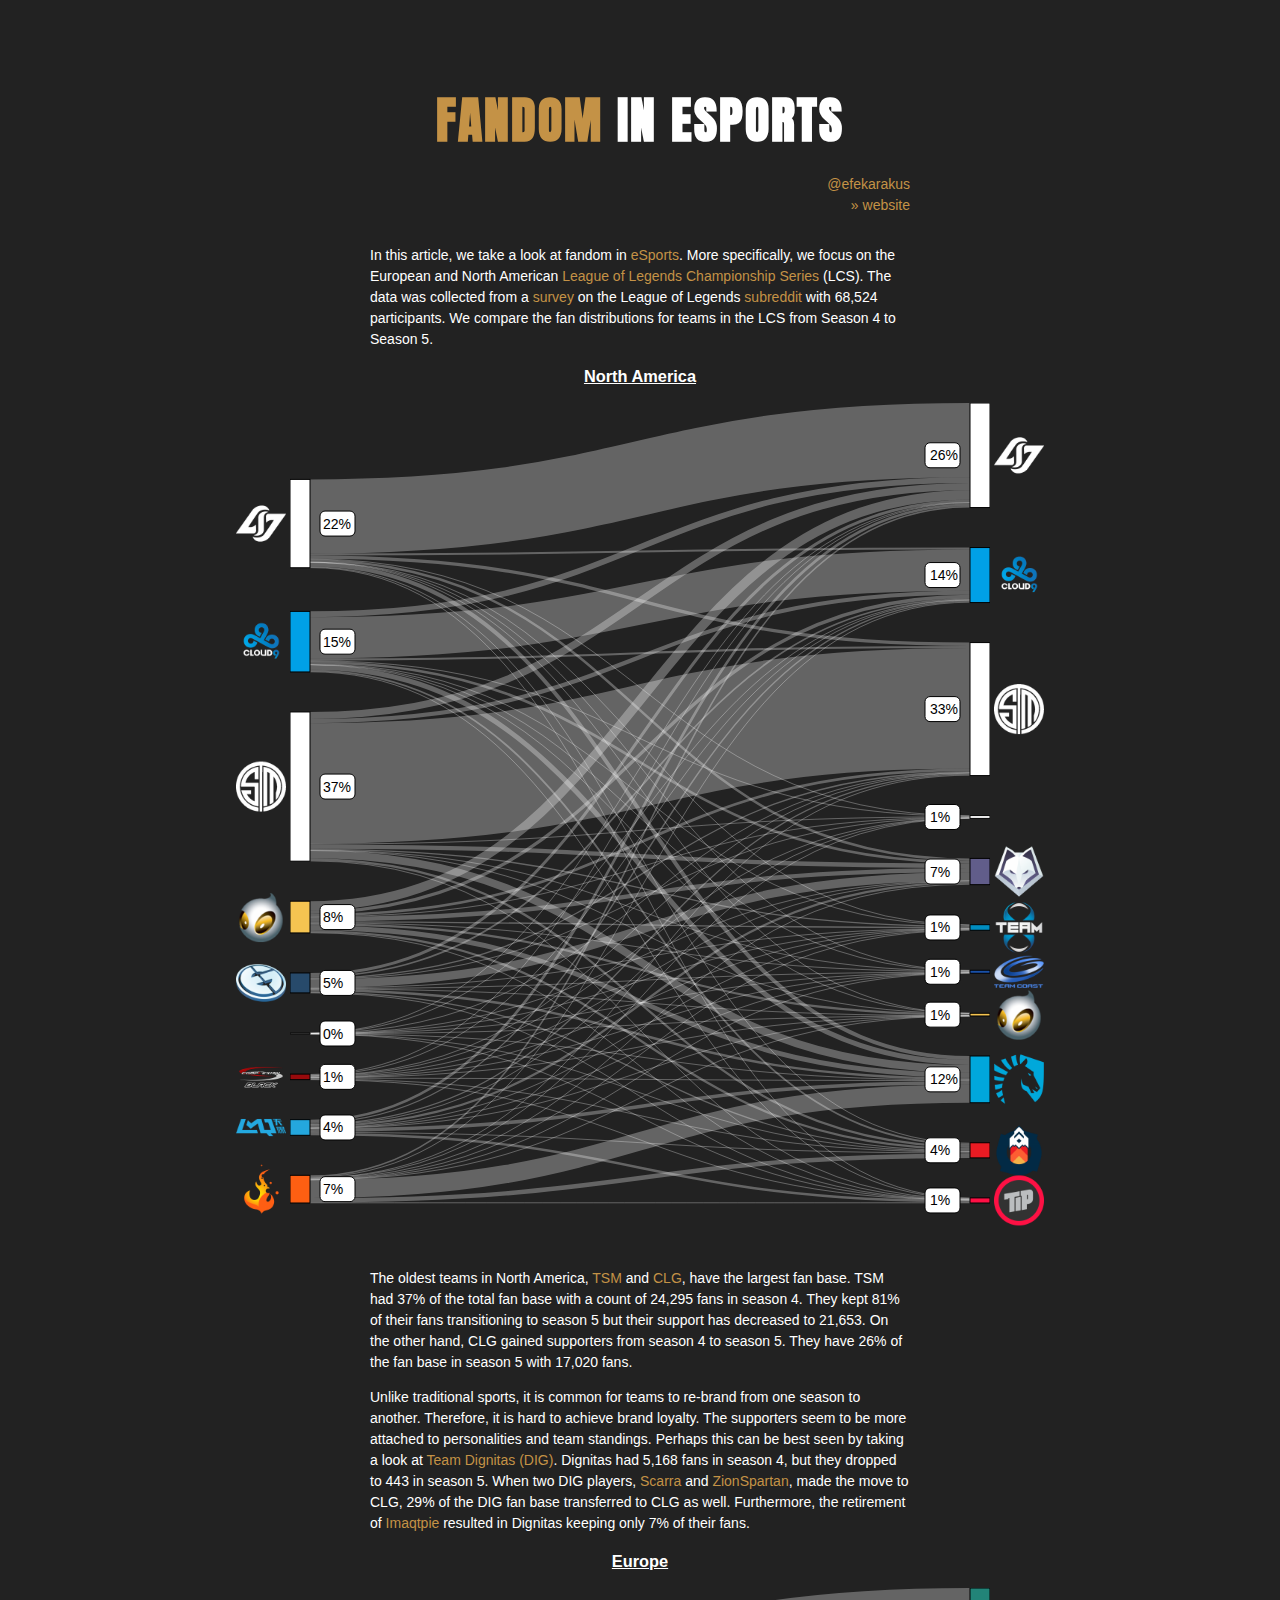
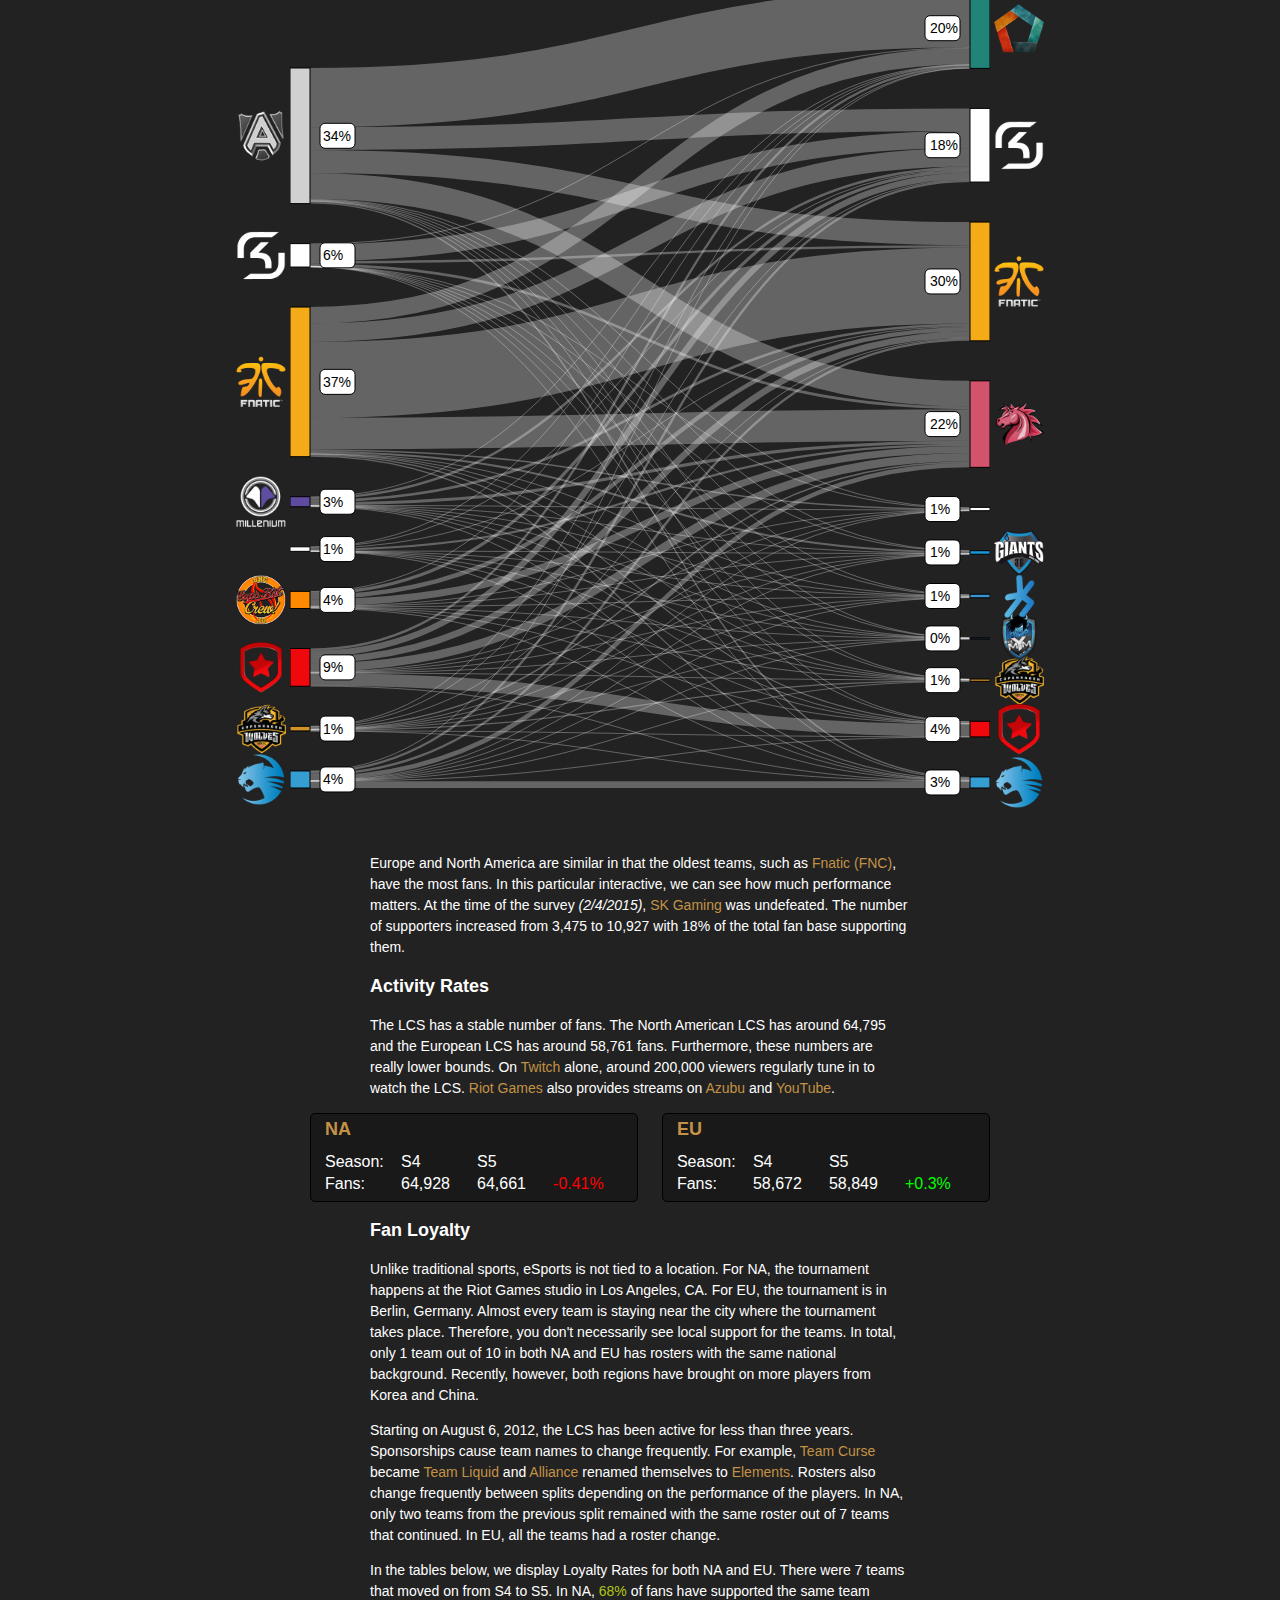
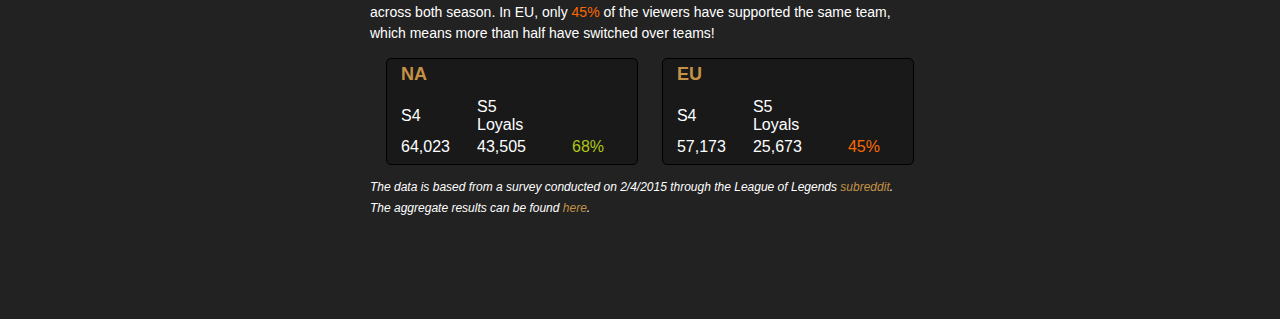
<file: fandom/index.html>
<html>
	<head>
		<title>LCS Fandom Shifts</title>
		<script type="text/javascript">
            var _gaq = _gaq || [];
            _gaq.push(['_setAccount', 'UA-17572263-1']);
            _gaq.push(['_trackPageview']);
            (function() {
            var ga = document.createElement('script'); ga.type = 'text/javascript'; ga.async = true;
            ga.src = ('https:' == document.location.protocol ? 'https://' : 'http://') + 'stats.g.doubleclick.net/dc.js';
            var s = document.getElementsByTagName('script')[0]; s.parentNode.insertBefore(ga, s);
            })();
        </script>
        <link rel="stylesheet" type="text/css" href="./css/main.css"></link>
        <link rel="stylesheet" type="text/css" href="./css/flow.css"></link>
        <link rel="stylesheet" type="text/css" href="./css/jquery.qtip.css"></link>
        <link rel="icon" type="image/png" href="./css/lcs.png">
	</head>
	<body>
		<h1> <span class="highlight">FANDOM</span> IN ESPORTS </h1>
		<div class="author">
			<a href="https://twitter.com/efekarakus" target="_blank">@efekarakus</a><br/>
			<a href="http://efekarakus.com" target="_blank">&raquo; website </a>
		</div>
		<div class="content">
            <p>
            In this article, we take a look at fandom in <a href="http://en.wikipedia.org/wiki/Electronic_sports" target="_blank">eSports</a>.
            More specifically, we focus on the European and North American 
            <a href="http://na.lolesports.com/" target="_blank">League of Legends Championship Series</a> (LCS). The data was collected
            from a 
            <a href="https://docs.google.com/forms/d/1kvthtsEmpCgEa5DrEQlyBRg4bz8bdQpYJsP8ccq0sFM/prefill" target="_blank">survey</a> on the League of Legends <a href="http://www.reddit.com/r/leagueoflegends/" target="_blank">subreddit</a> with 68,524
            participants. We compare the fan distributions for teams in the LCS from Season 4 to Season 5.
            </p>
        </div>
        <div class="vis" id="flow-vis">
            <h3 style="text-decoration: underline;">North America</h3>
            <div class="flow-holder" id="na">
                <div class="c c1"></div>
                <div class="c c2"></div>
                <div class="c c3"></div>
            </div>
        </div>
        <div class="content">
            <p>
                The oldest teams in North America, <a href="http://www.tsm.gg/" target="_blank">TSM</a> and 
                <a href="http://clgaming.net/" target="_blank">CLG</a>, have the largest fan base.
                TSM had 37% of the total fan base with a count of 24,295 fans in season 4. 
                They kept 81% of their fans transitioning to season 5 but 
                their support has decreased to 21,653. On the other hand, CLG gained supporters
                from season 4 to season 5. They have 26% of the fan base in season 5 with 17,020
                fans.
            </p>
            <p>
                Unlike traditional sports, it is common for teams to re-brand from one season to another.
                Therefore, it is hard to achieve brand loyalty. The supporters seem to be more attached to personalities
                and team standings. Perhaps this can be best seen by taking a look at 
                <a href="http://team-dignitas.net/" target="_blank">Team Dignitas (DIG)</a>. Dignitas had 5,168 fans in season 4, but they dropped to 443 in season 5. When two DIG players, 
                <a href="https://twitter.com/dscarra" target="_blank">Scarra</a> and 
                <a href="https://twitter.com/ZionSpartan" target="_blank">ZionSpartan</a>, made the move to CLG, 29% of the DIG fan base transferred to CLG as well. Furthermore, the retirement of 
                <a href="https://twitter.com/Imaqtpielol" target="_blank">Imaqtpie</a> resulted in Dignitas keeping only 7% of their
                fans.
            </p>
        </div>
        <div class="vis">
            <h3 style="text-decoration: underline;">Europe</h3>
            <div class="flow-holder" id="eu">
                <div class="c c1"></div>
                <div class="c c2"></div>
                <div class="c c3"></div>
            </div>
        </div>
        <div class="content">
            <p>
                Europe and North America are similar in that the oldest teams,
                such as <a href="http://www.fnatic.com/" target="_blank">Fnatic (FNC)</a>, have the most fans. 
                In this particular interactive, we can see how much performance matters. 
                At the time of the survey <i>(2/4/2015)</i>, <a href="http://www.sk-gaming.com/" target="_blank">SK Gaming</a> was undefeated. The number of supporters increased from 3,475 to 10,927 with 18% of the total fan base supporting them.
            </p>

            <h2> Activity Rates </h2>
            <p>
            The LCS has a stable number of fans. The North American
            LCS has around 64,795 and the European LCS has around 58,761 fans. 
            Furthermore, these numbers are really lower bounds.
            On <a href="http://www.twitch.tv/" target="_blank">Twitch</a> alone, around 200,000 viewers regularly tune in to watch the LCS.
            <a href="http://www.riotgames.com/" target="_blank">Riot Games</a> also provides streams on 
            <a href="http://azubu.tv/" target="_blank">Azubu</a> and <a href="https://www.youtube.com/" target="_blank">YouTube</a>.
            </p>
        </div>
        <div class="vis" id ="activity-rate">
            <div class="cell">
                <h3>NA</h3>
                <table>
                    <tr>
                        <td>Season:</td>
                        <td>S4</td>
                        <td>S5</td>
                        <td></td>
                    </tr>
                    <tr>
                        <td>Fans:</td>
                        <td>64,928</td>
                        <td>64,661</td>
                        <td><span class="red">-0.41%</span></td>
                    </tr>
                </table>
            </div>
            <div class="cell">
                <h3>EU</h3>
                <table>
                    <tr>
                        <td>Season:</td>
                        <td>S4</td>
                        <td>S5</td>
                        <td></td>
                    </tr>
                    <tr>
                        <td>Fans:</td>
                        <td>58,672</td>
                        <td>58,849</td>
                        <td><span class="green">+0.3%</span></td>
                    </tr>
                </table>
            </div>
        </div>
		<div class="content">
            <h2> Fan Loyalty </h2>
            <p>
                Unlike traditional sports, eSports is not tied to a location. For NA, the tournament happens
                at the Riot Games studio in Los Angeles, CA. For EU, the tournament is in Berlin, Germany.
                Almost every team is staying near the city where the tournament takes place. Therefore, you don't necessarily
                see local support for the teams. In total, only 1 team out of 10 in both NA and EU has rosters with the same national background. Recently, however, both regions have brought on more players from Korea and China. 
            </p>
            <p>
                Starting on August 6, 2012, the LCS has been active for less than three years. Sponsorships cause team names to change frequently. For example, <a href="http://www.teamcurse.net/" target="_blank">Team Curse</a> became 
                <a href="http://www.teamliquid.net/" target="_blank">Team Liquid</a> and 
                <a href="http://thealliance.gg/" target="_blank">Alliance</a> renamed
                themselves to <a href="https://twitter.com/Elementsgg" target="_blank">Elements</a>. 
                Rosters also change frequently between splits depending on the performance of the players. In NA,
                only two teams from the previous split remained with the same roster out of 7 teams that continued. In EU, all the teams had a roster change.
            </p>
            <p>
                In the tables below, we display Loyalty Rates for both NA and EU. There were 7 teams that moved on
                from S4 to S5. In NA, <span class="neutral-positive">68%</span> of fans have supported the same team across both season.
                In EU, only <span class="neutral-negative">45%</span> of the viewers have supported the same team, which means
                more than half have switched over teams!
            </p>
        </div>
        <div class="vis" id="fan-loyalty">
            <div class="cell">
                <h3>NA</h3>
                <table>
                    <tr>
                        <td>S4</td>
                        <td>S5 Loyals</td>
                        <td></td>
                    </tr>
                    <tr>
                        <td>64,023</td>
                        <td>43,505</td>
                        <td style="text-align:center;"><span class="neutral-positive">68%</span></td>
                    </tr>
                </table>
            </div>
            <div class="cell">
                <h3>EU</h3>
                <table>
                    <tr>
                        <td>S4</td>
                        <td>S5 Loyals</td>
                        <td></td>
                    </tr>
                    <tr>
                        <td>57,173</td>
                        <td>25,673</td>
                        <td style="text-align:center;"><span class="neutral-negative">45%</span></td>
                    </tr>
                </table>
            </div>
        </div>
        <div class="content">

            <p class="footnotes">
                The data is based from a survey conducted on 2/4/2015 through the League of Legends 
                <a href="http://www.reddit.com/r/leagueoflegends/" target="_blank">subreddit</a>.
                The aggregate results can be found 
                <a href="https://docs.google.com/forms/d/1kvthtsEmpCgEa5DrEQlyBRg4bz8bdQpYJsP8ccq0sFM/viewanalytics" target="_blank">here</a>.
            </p>
		</div>
	</body>

	<script type="text/javascript" src="./libraries/d3.min.js"></script>
	<script type="text/javascript" src="./libraries/jquery-1.11.2.min.js"></script>
    <script type="text/javascript" src="./libraries/jquery.qtip.min.js"></script>
    <script type="text/javascript" src="./charts/sankey.js"></script>
    <script type="text/javascript" src="./charts/flow.js"></script>
	<script>
        d3.json("./data/na-flow.json", function(error, data) {
            if (error) return console.warn(error);

            var chart = flow();

            d3.select("#na")
                .datum(data)
                .call(chart);
        });

        d3.json("./data/eu-flow.json", function(error, data) {
            if (error) return console.warn(error);

            var chart = flow();

            d3.select("#eu")
                .datum(data)
                .call(chart);
        });


    </script>
</html>
</file>
<file: fandom/css/main.css>
@import url(http://fonts.googleapis.com/css?family=Anton);

body {
	background: #222222;
	margin: 0 auto;
	width: 1000px;
	margin-top: 100px;
	margin-bottom: 100px;
	font: 14px "Helvetica Neue",Helvetica,Arial,sans-serif;
	line-height: 150%;
	color: #fff;
}

h1 {
	font-family: 'Anton', sans-serif;
	font-size: 50px;
	line-height: 40px;
	letter-spacing: 2px;
	text-transform: uppercase;
	color: #fff;
	text-align: center;
}

h2 {
    font-size: 18px;
    font-weight: bold;
    line-height: 150%;
}

h1 span.highlight {
	color: #c49246;
}

a {
	color: #c49246;
	text-decoration: none;
}

a:hover {
	text-decoration: underline;
}

.author {
	margin: 0 auto;
	width: 540px;
    margin-bottom: 50px;
}

.author a {
	float: right;
}

.content {
	width: 540px;
	margin: 0 auto;
}

.content p.footnotes {
    font-size: 12px;
    font-style: italic;
}

.vis {
    width: 1000px;
    margin-top: 10px;
    margin-bottom: 10px;
    text-align: center;
}

.vis .cell {
    background: #191919;
    border: 1px solid black;
    border-radius: 5px;
    display: inline-block;
    margin-left: 20px;
    padding: 5 10 5 10;
}

.vis .cell h3 {
	color: #c49246;
    font-size: 18px;
    font-weight: bold;
    margin: 0;
    text-align: left;
    padding-left: 4px;
}

.vis .cell table {
    margin-top: 10px;
}

.vis .cell td {
    width: 70px;
    padding-left: 2px;
    padding-right: 2px;
    text-align: left;
}

span.red {
    color: #ff0000;
}

span.green {
    color: #00ff00;
}

span.neutral-positive {
    color: #AEC617;
}

span.neutral-negative {
    color: #FB6903;
}
</file>
<file: fandom/css/flow.css>
.flow-holder {
    width: 1000px;
    height: 850px;
    margin-bottom: 15px;
}

.flow-holder .c {
	display: inline-block;
}

.flow-holder .c.c1 {
	vertical-align: top;
	width: 100px;
	height: 850px;
}

.flow-holder .c.c2 {
	vertical-align: top;
	width: 700px;
	height: 850px;
}

.flow-holder .c.c3 {
	vertical-align: top;
	width: 100px;
	height: 850px;
}

image.logo:hover {
	cursor: pointer;
}

rect.node {
	stroke: #000;
	stroke-width: 1;
}

rect.node:hover {
	cursor: pointer;
}

path.link {
  fill: none;
  stroke: #fff;
  stroke-opacity: .3;
}
</file>
